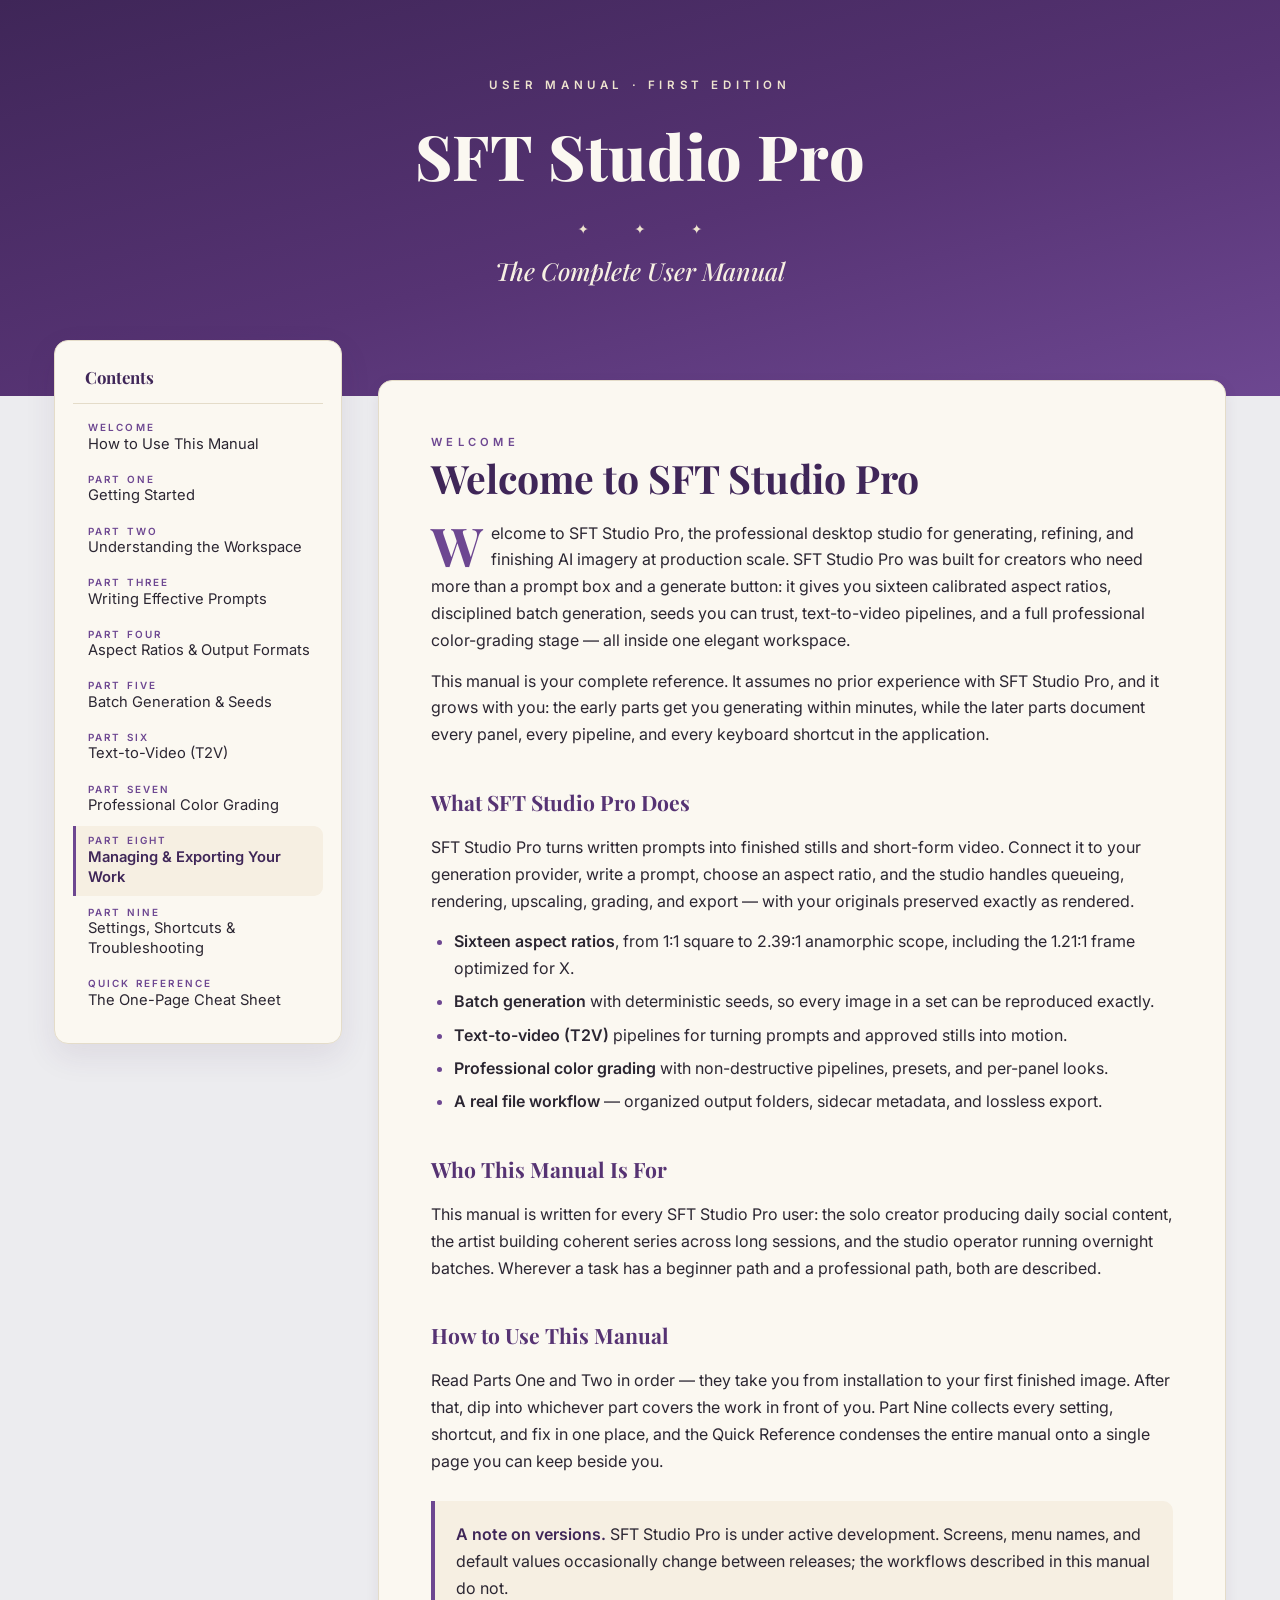
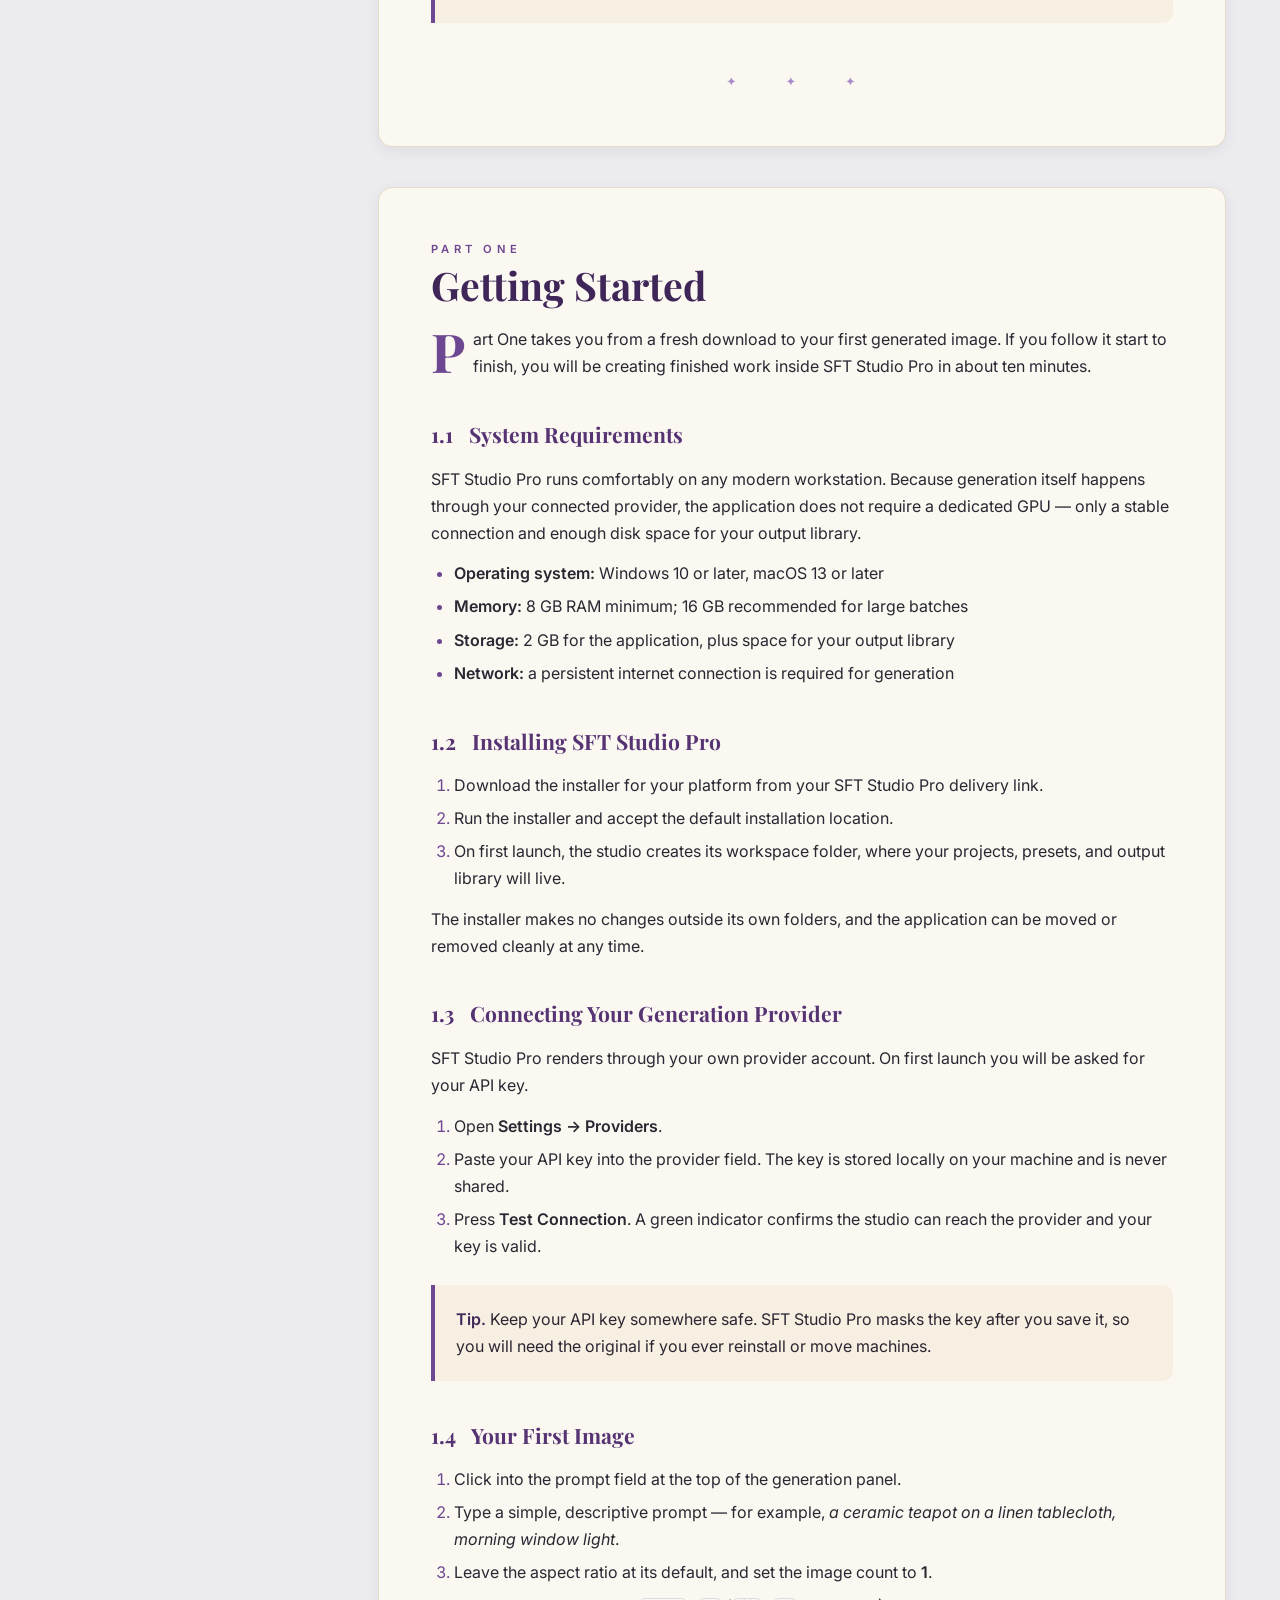
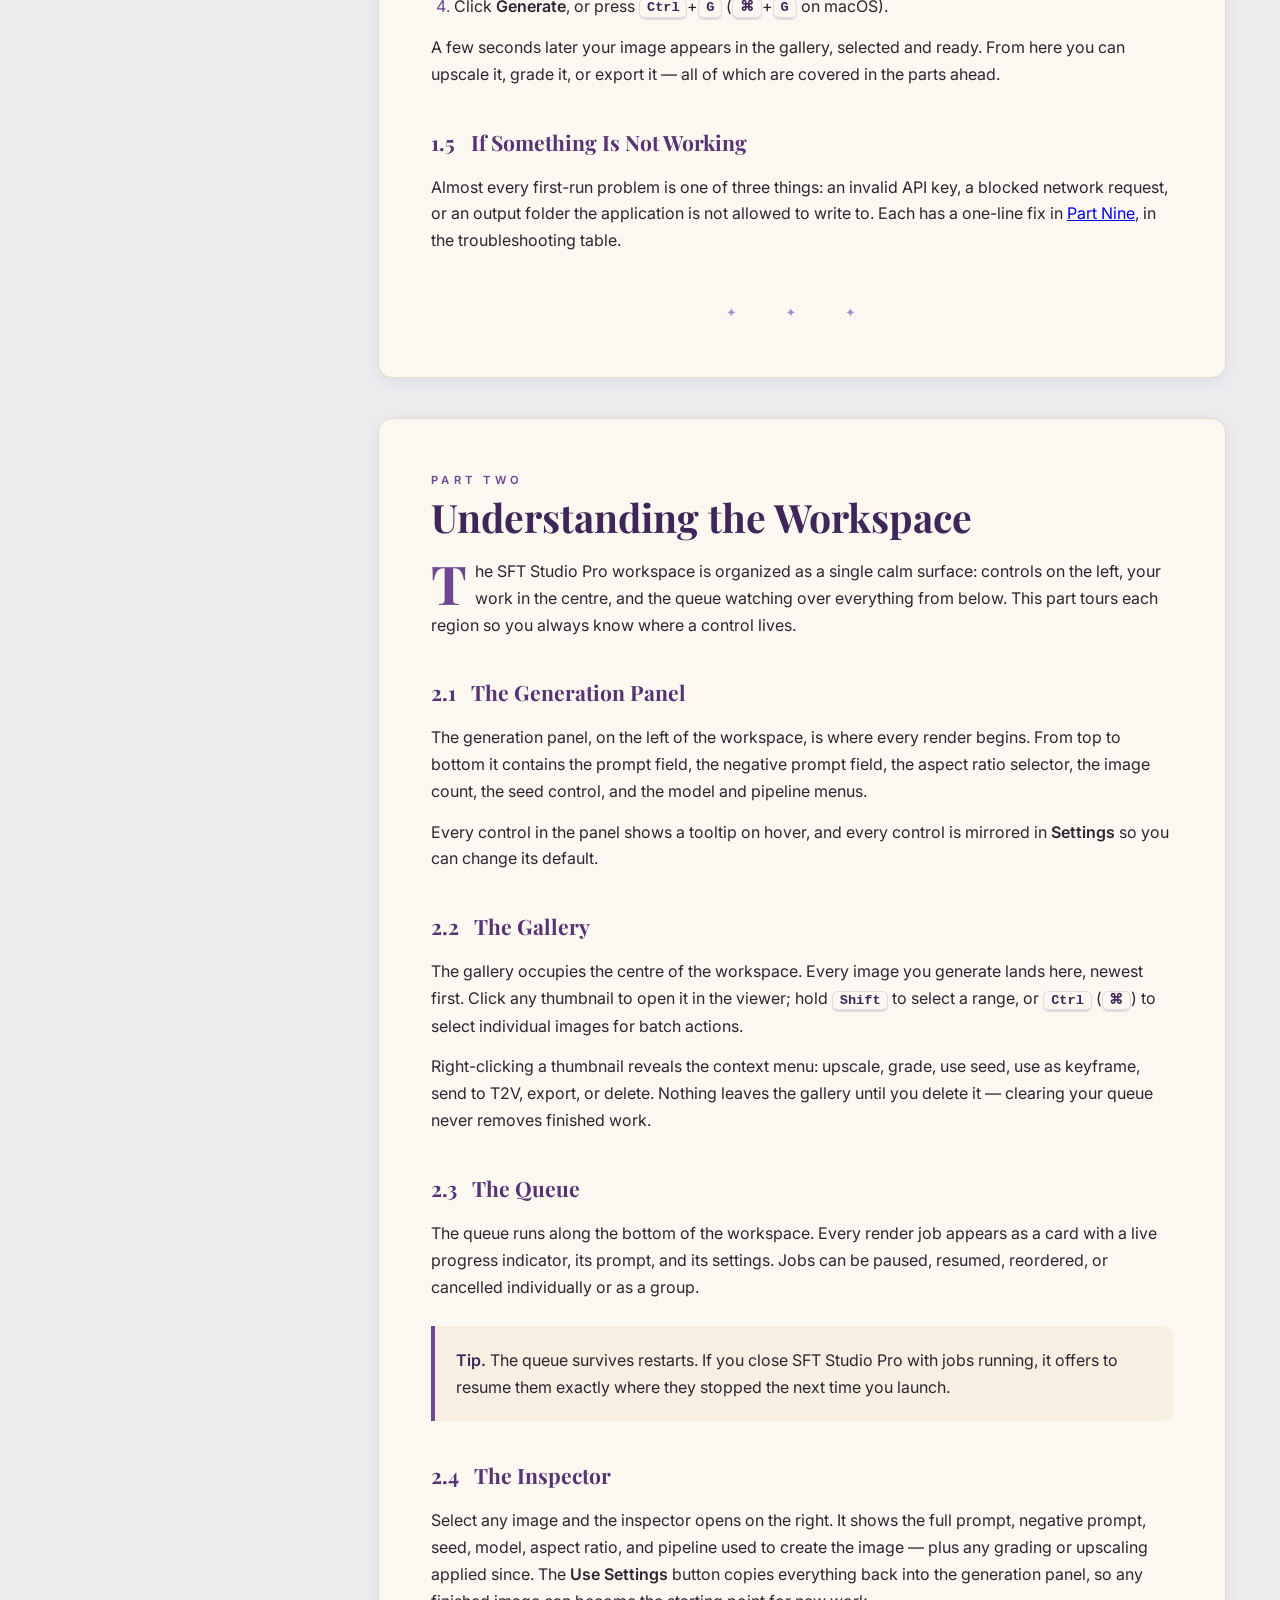
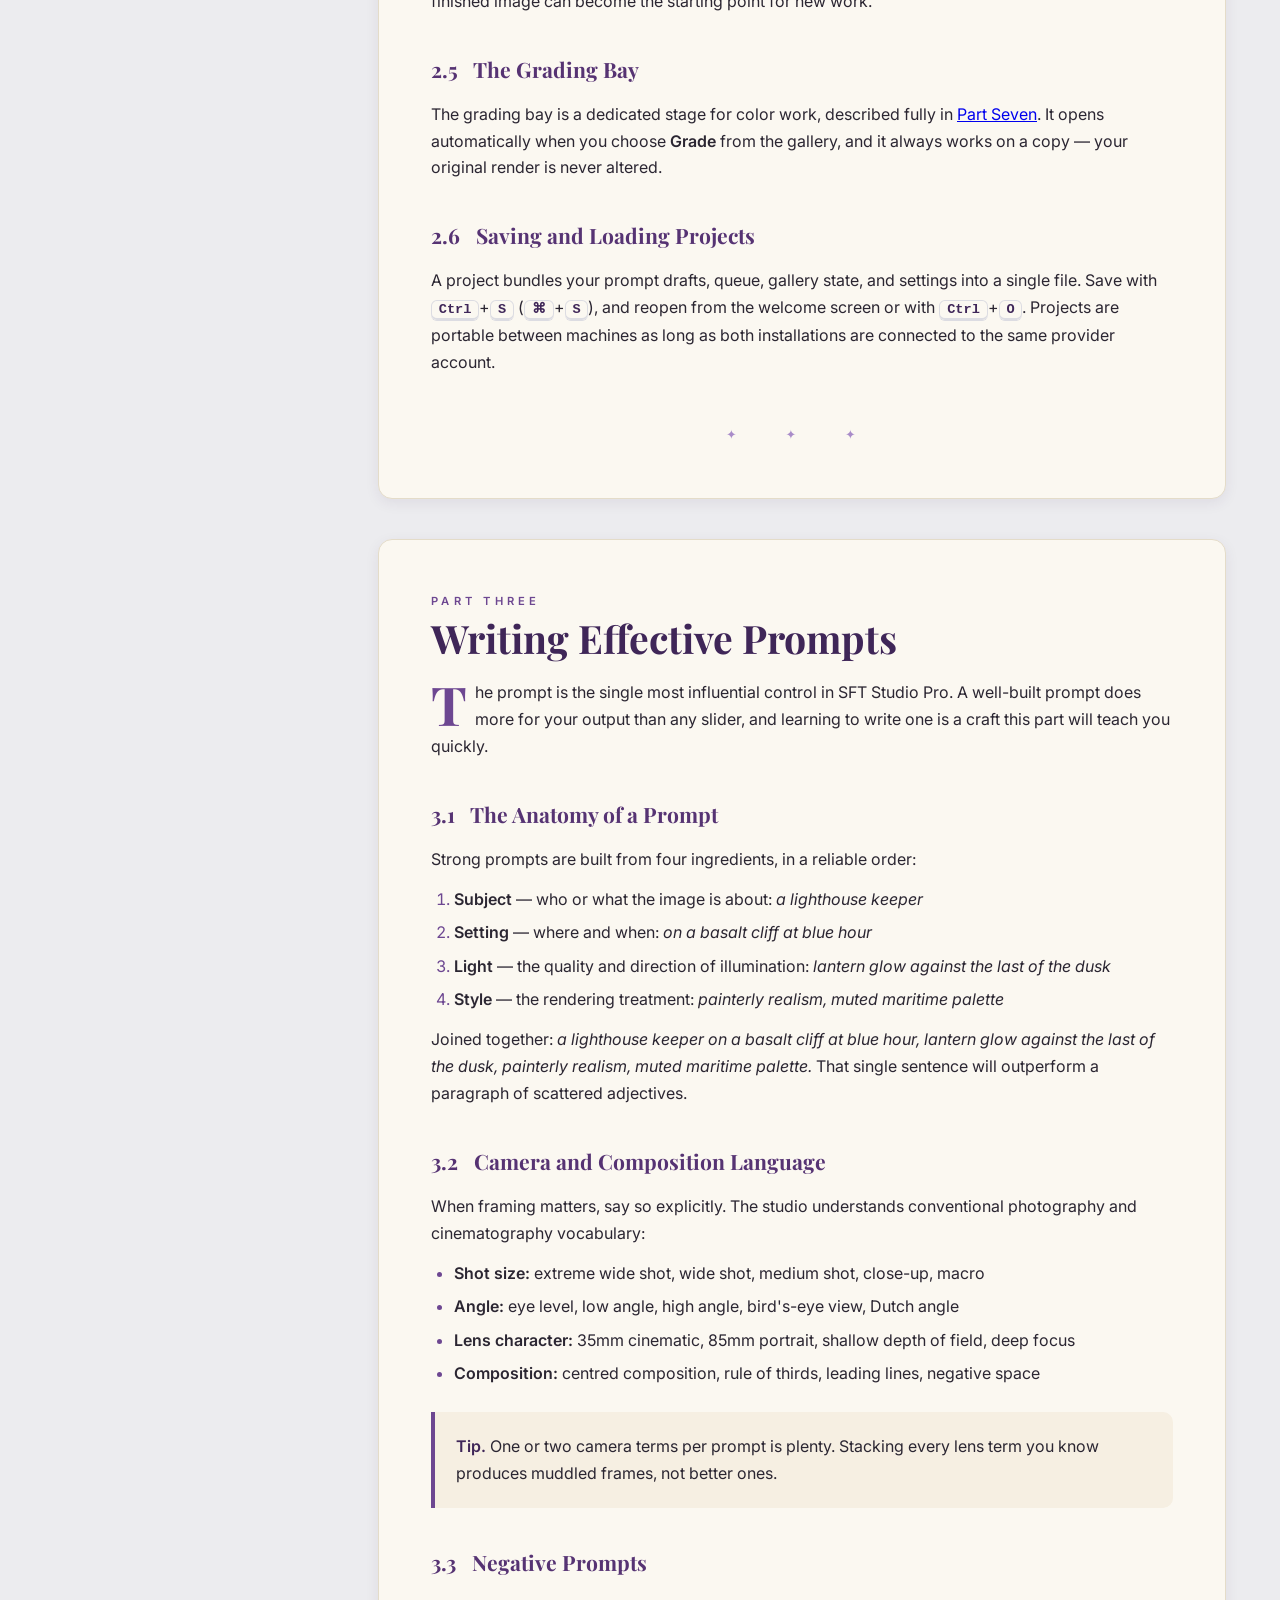
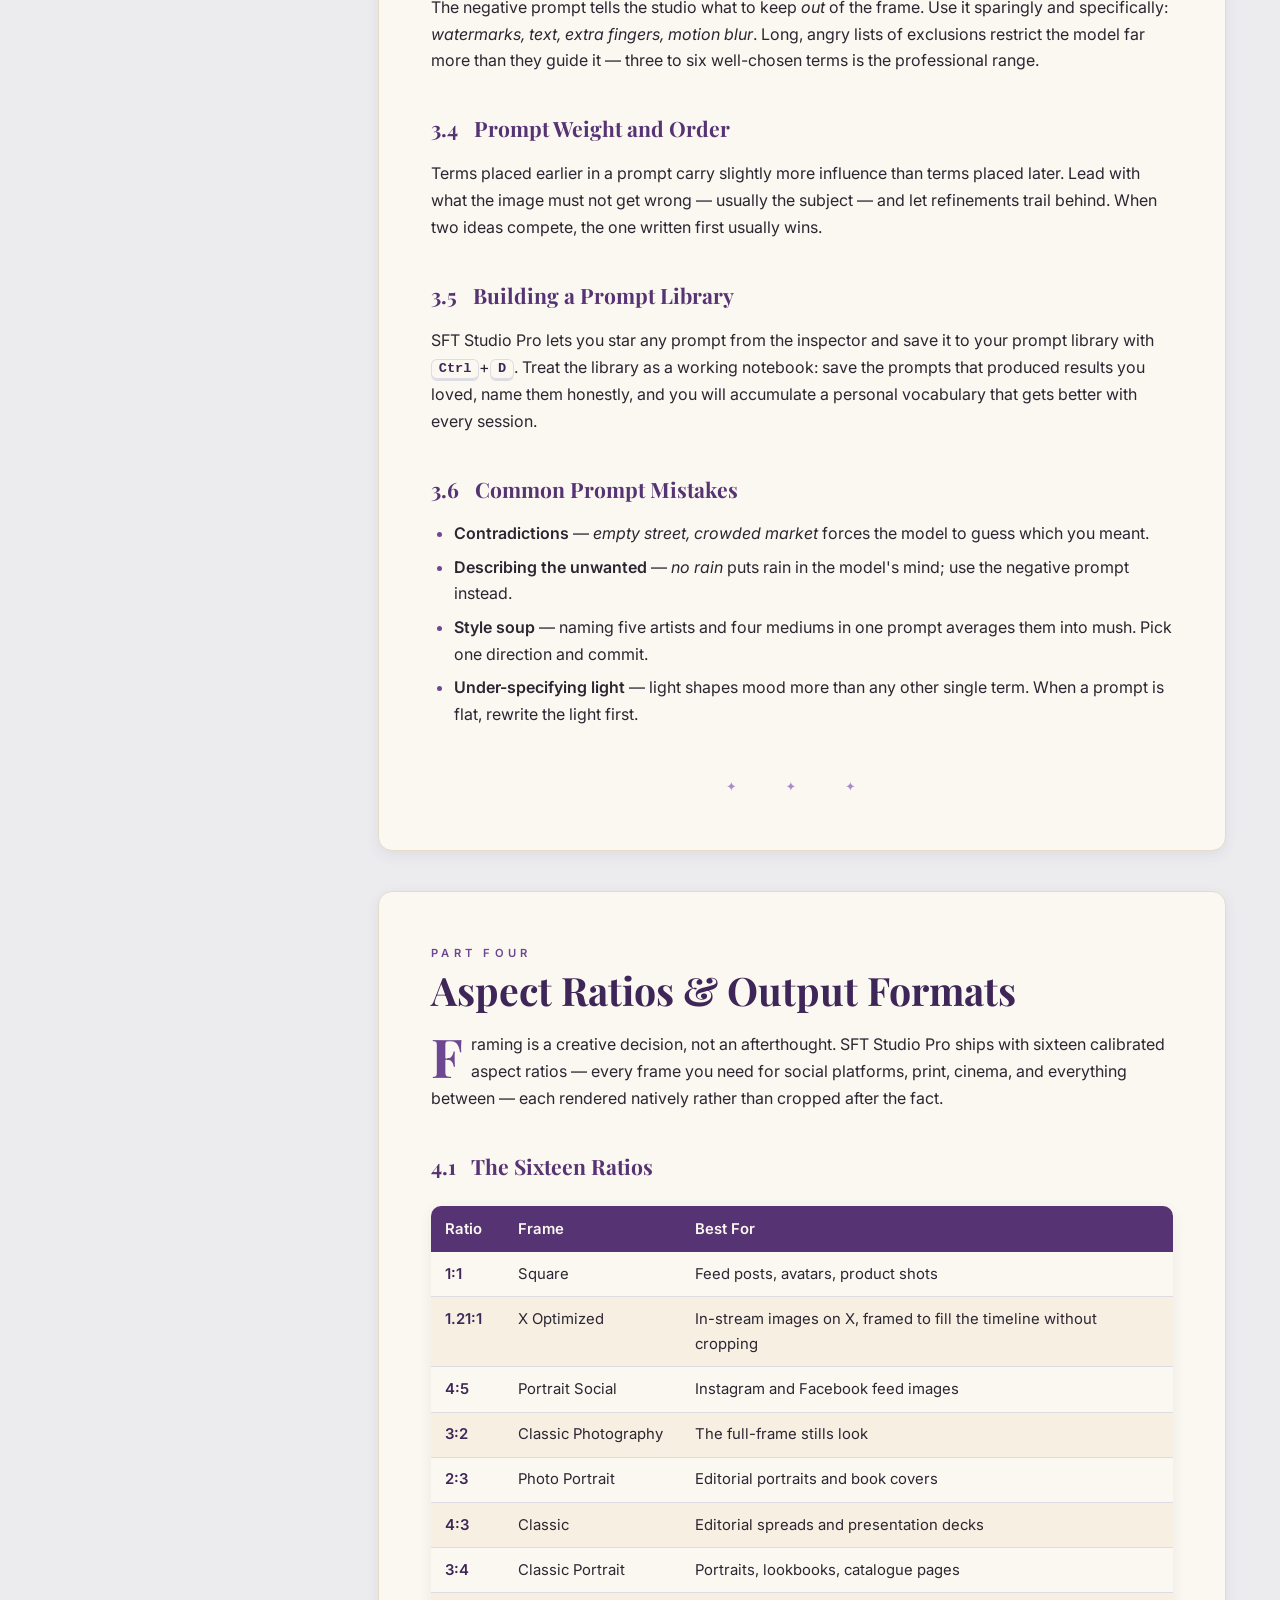
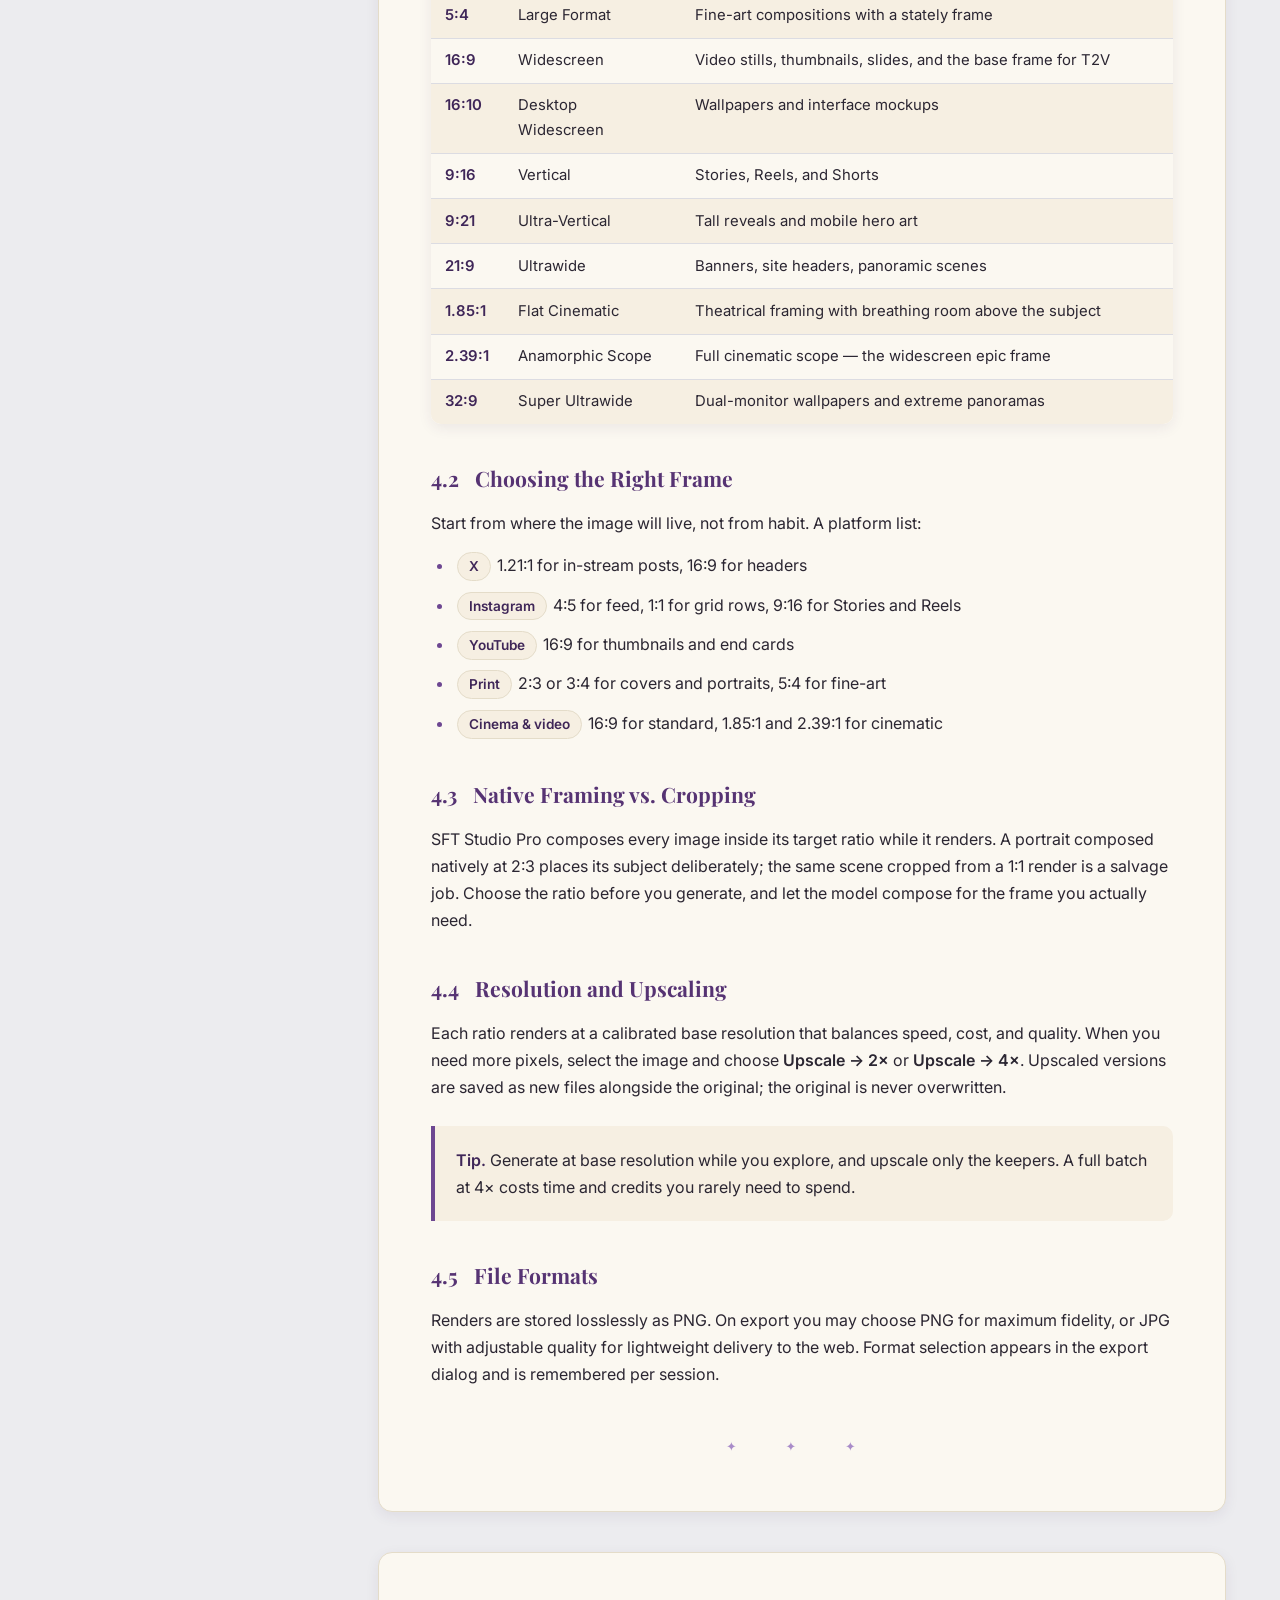
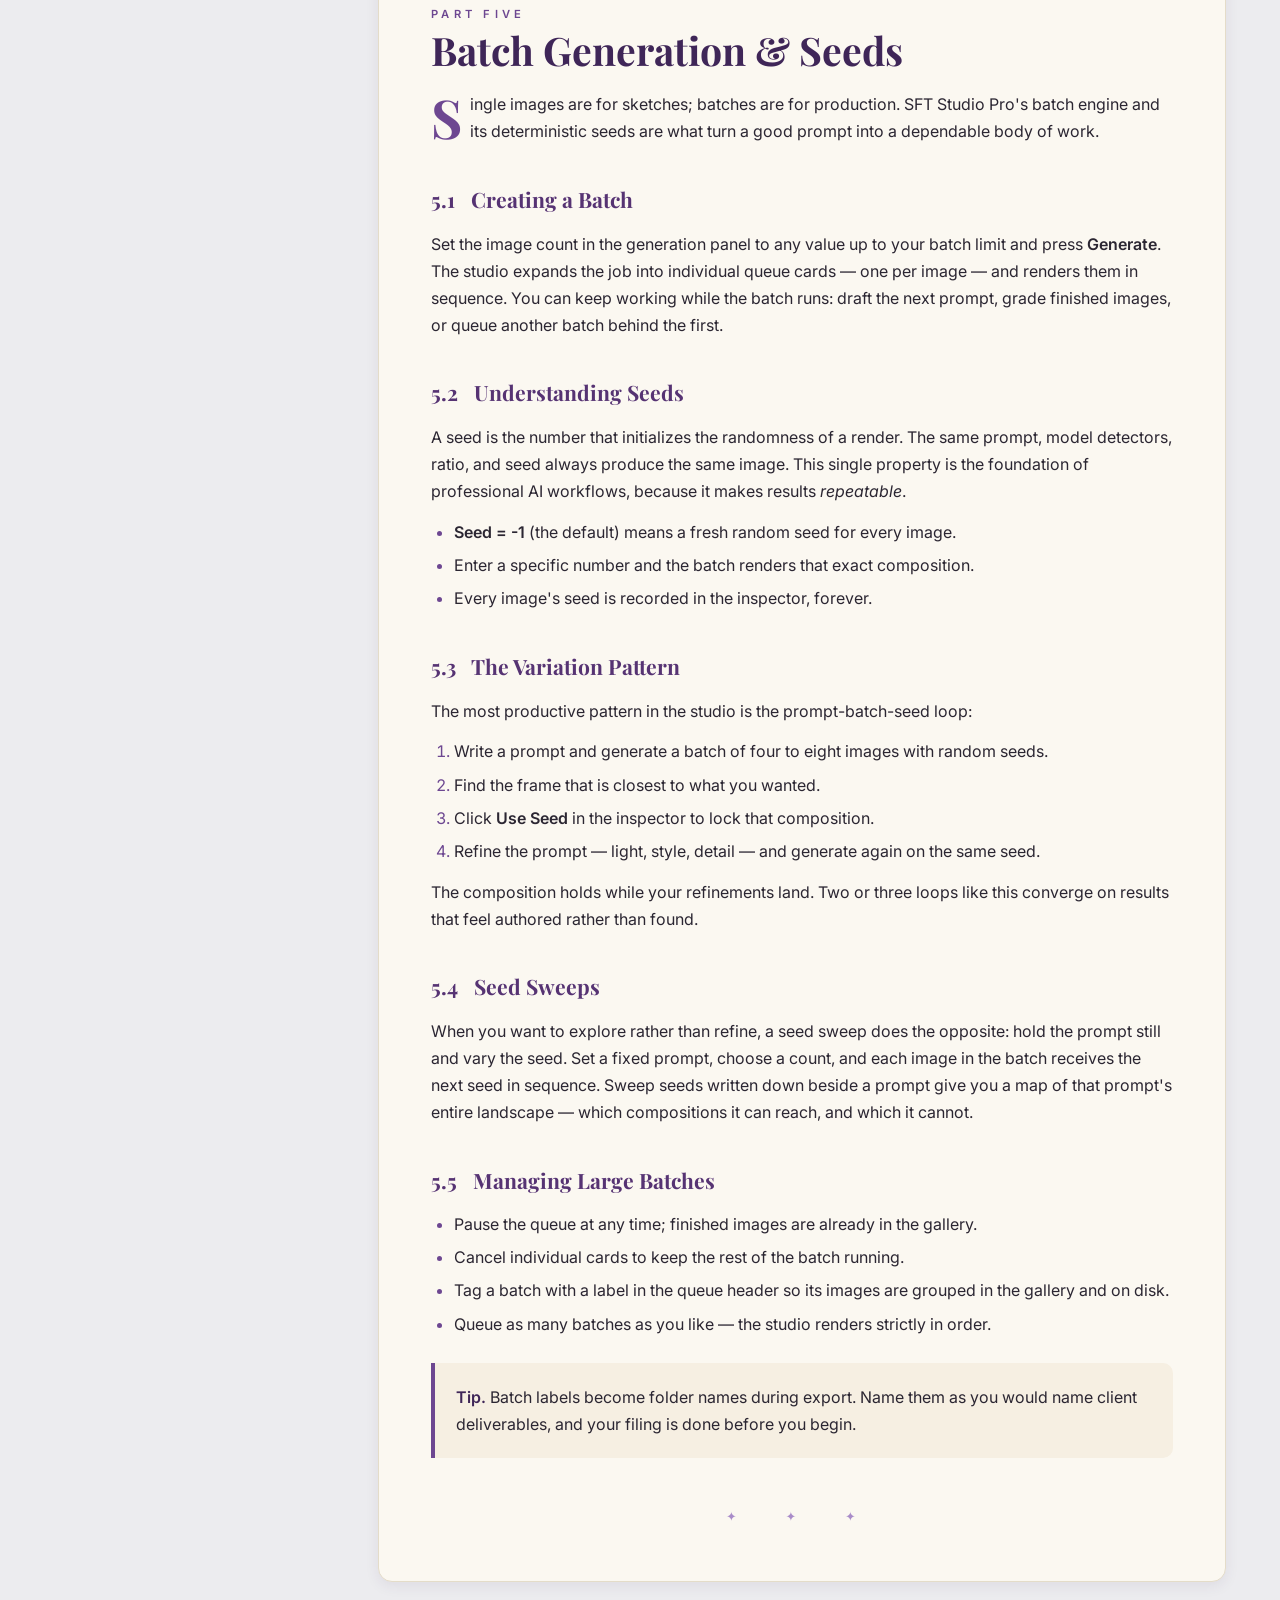
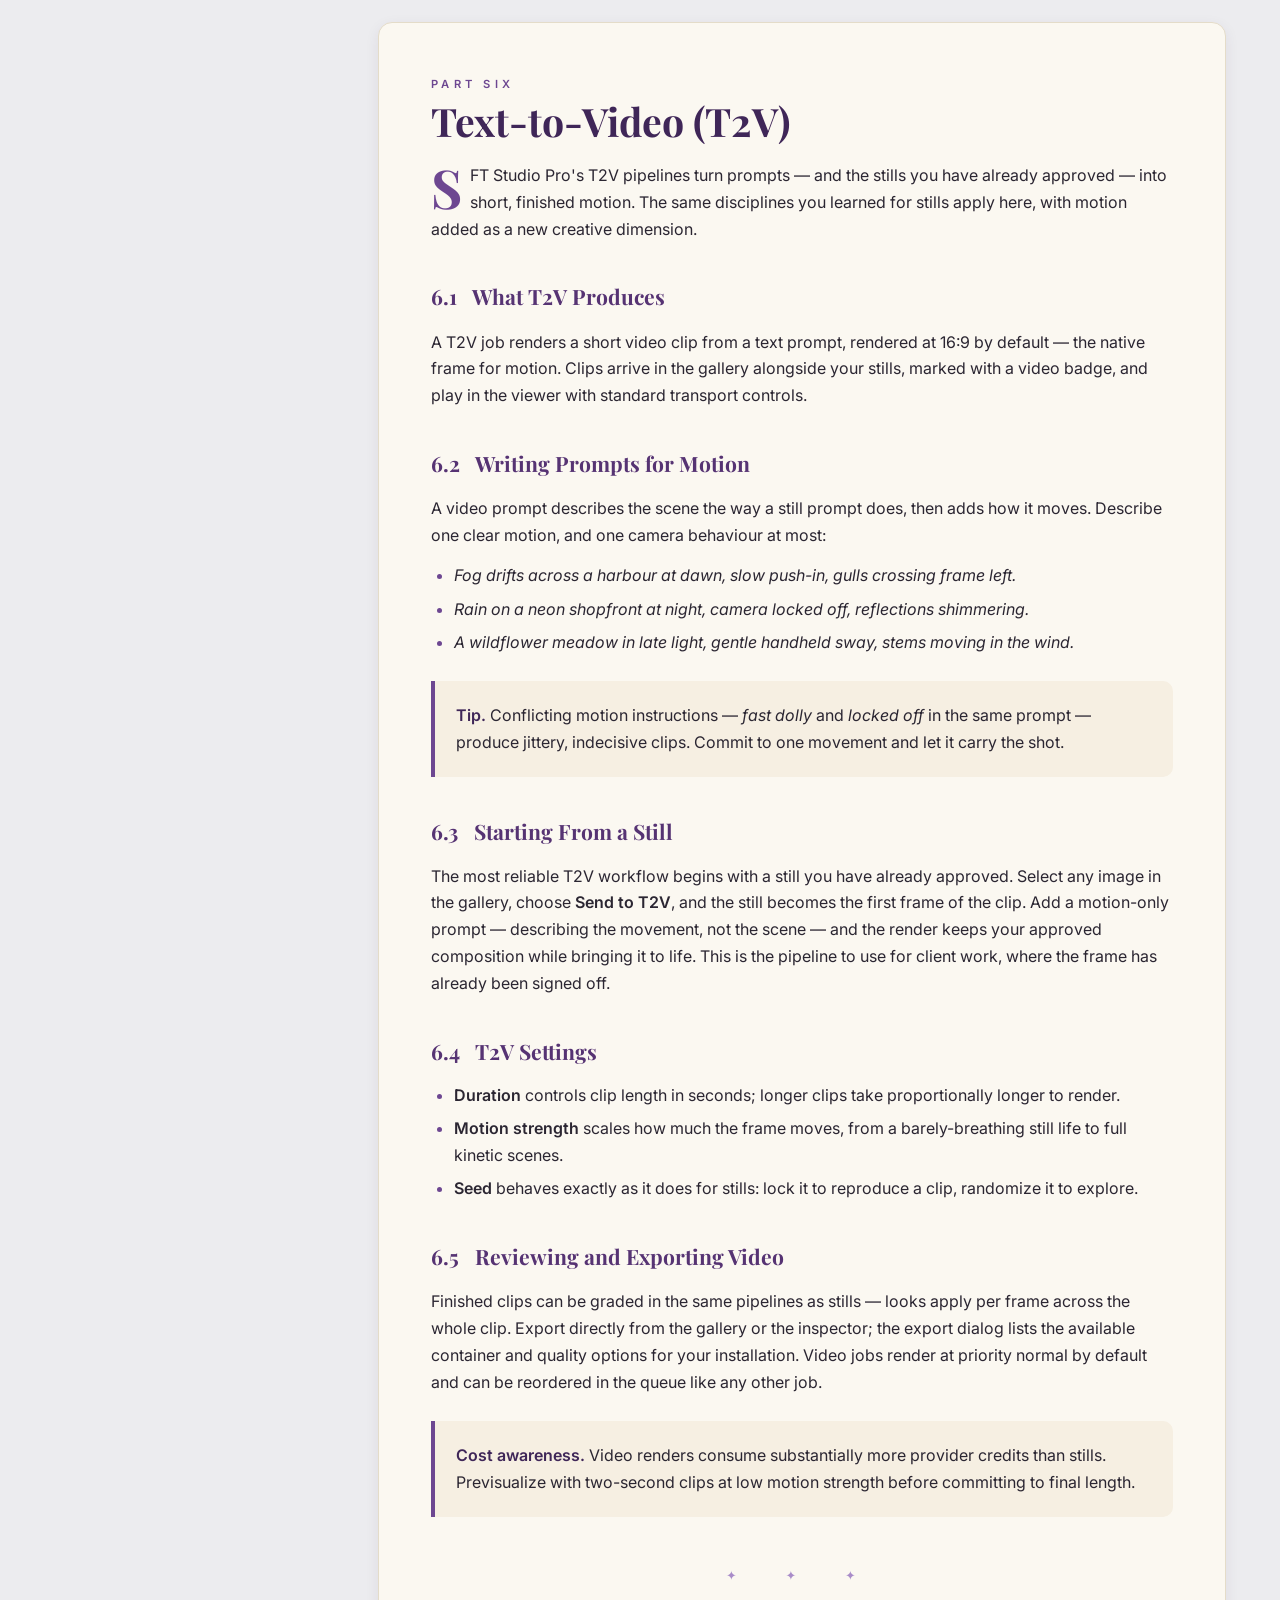
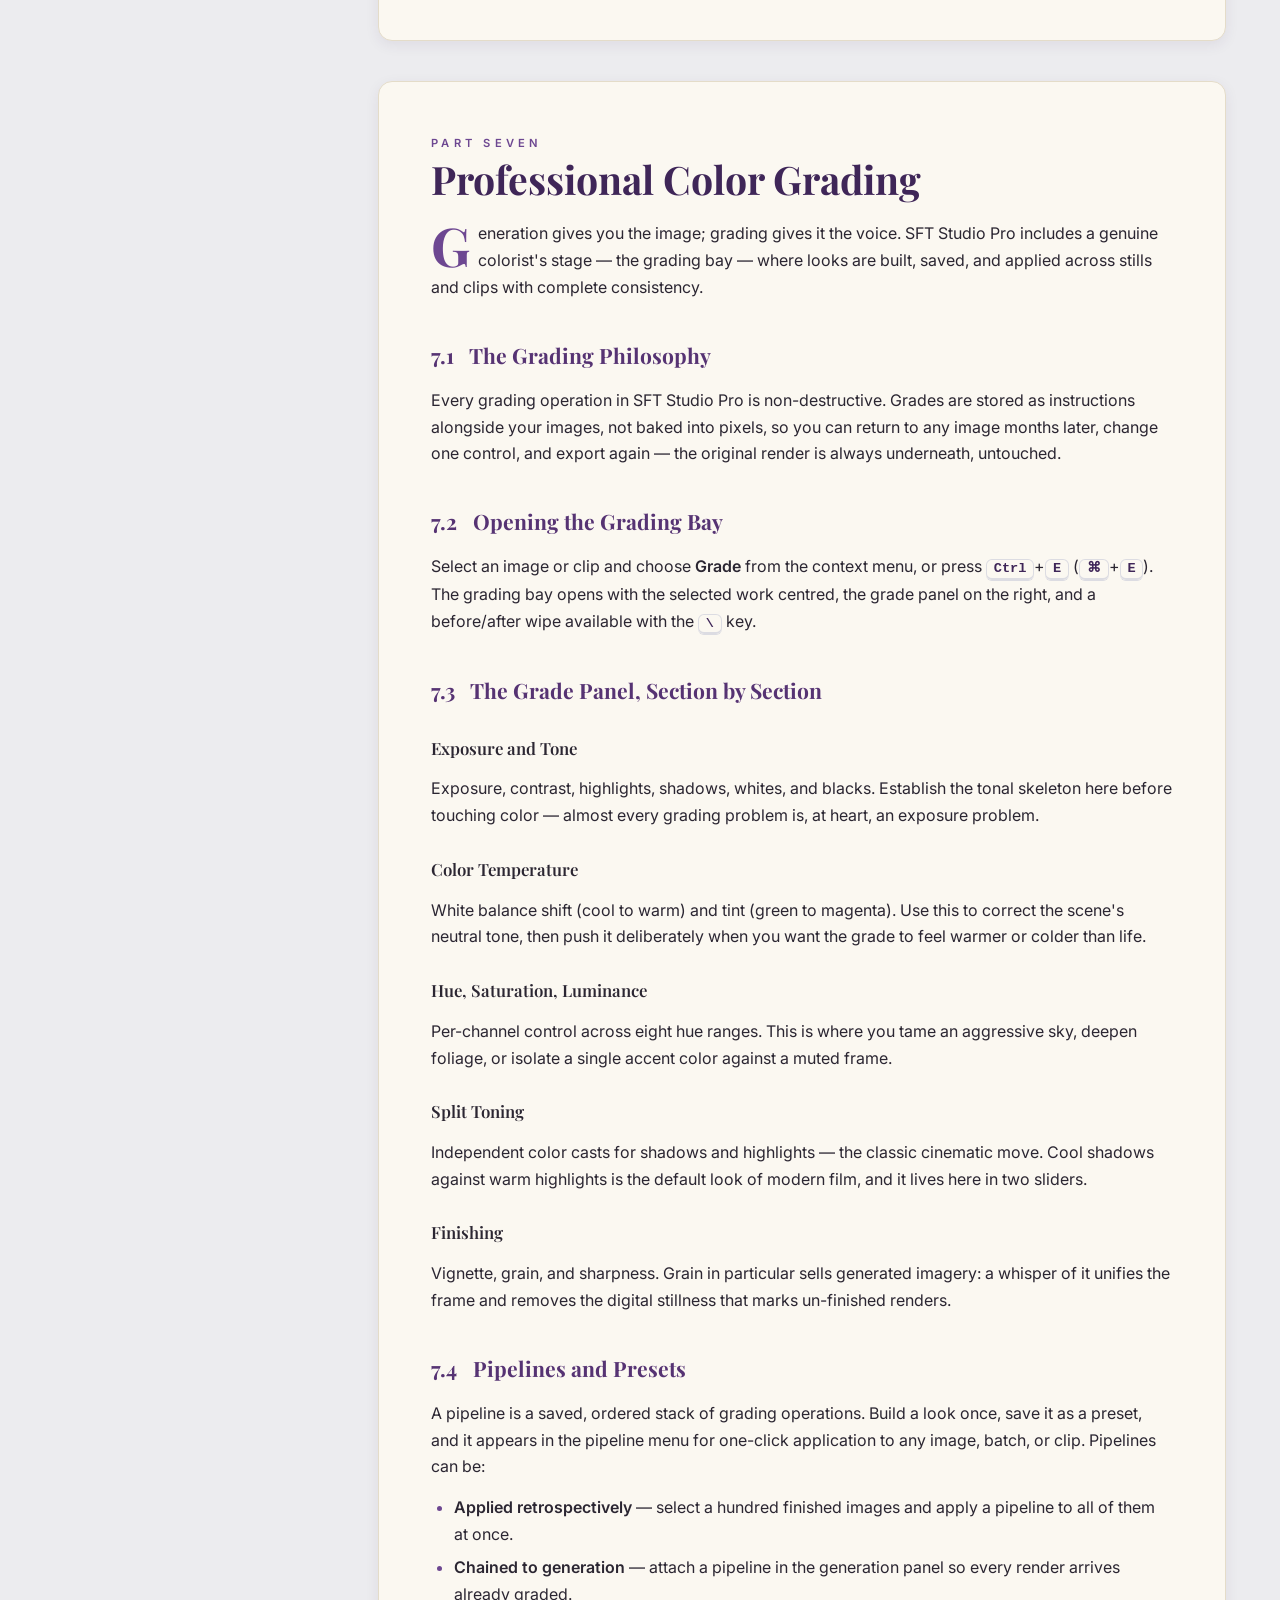
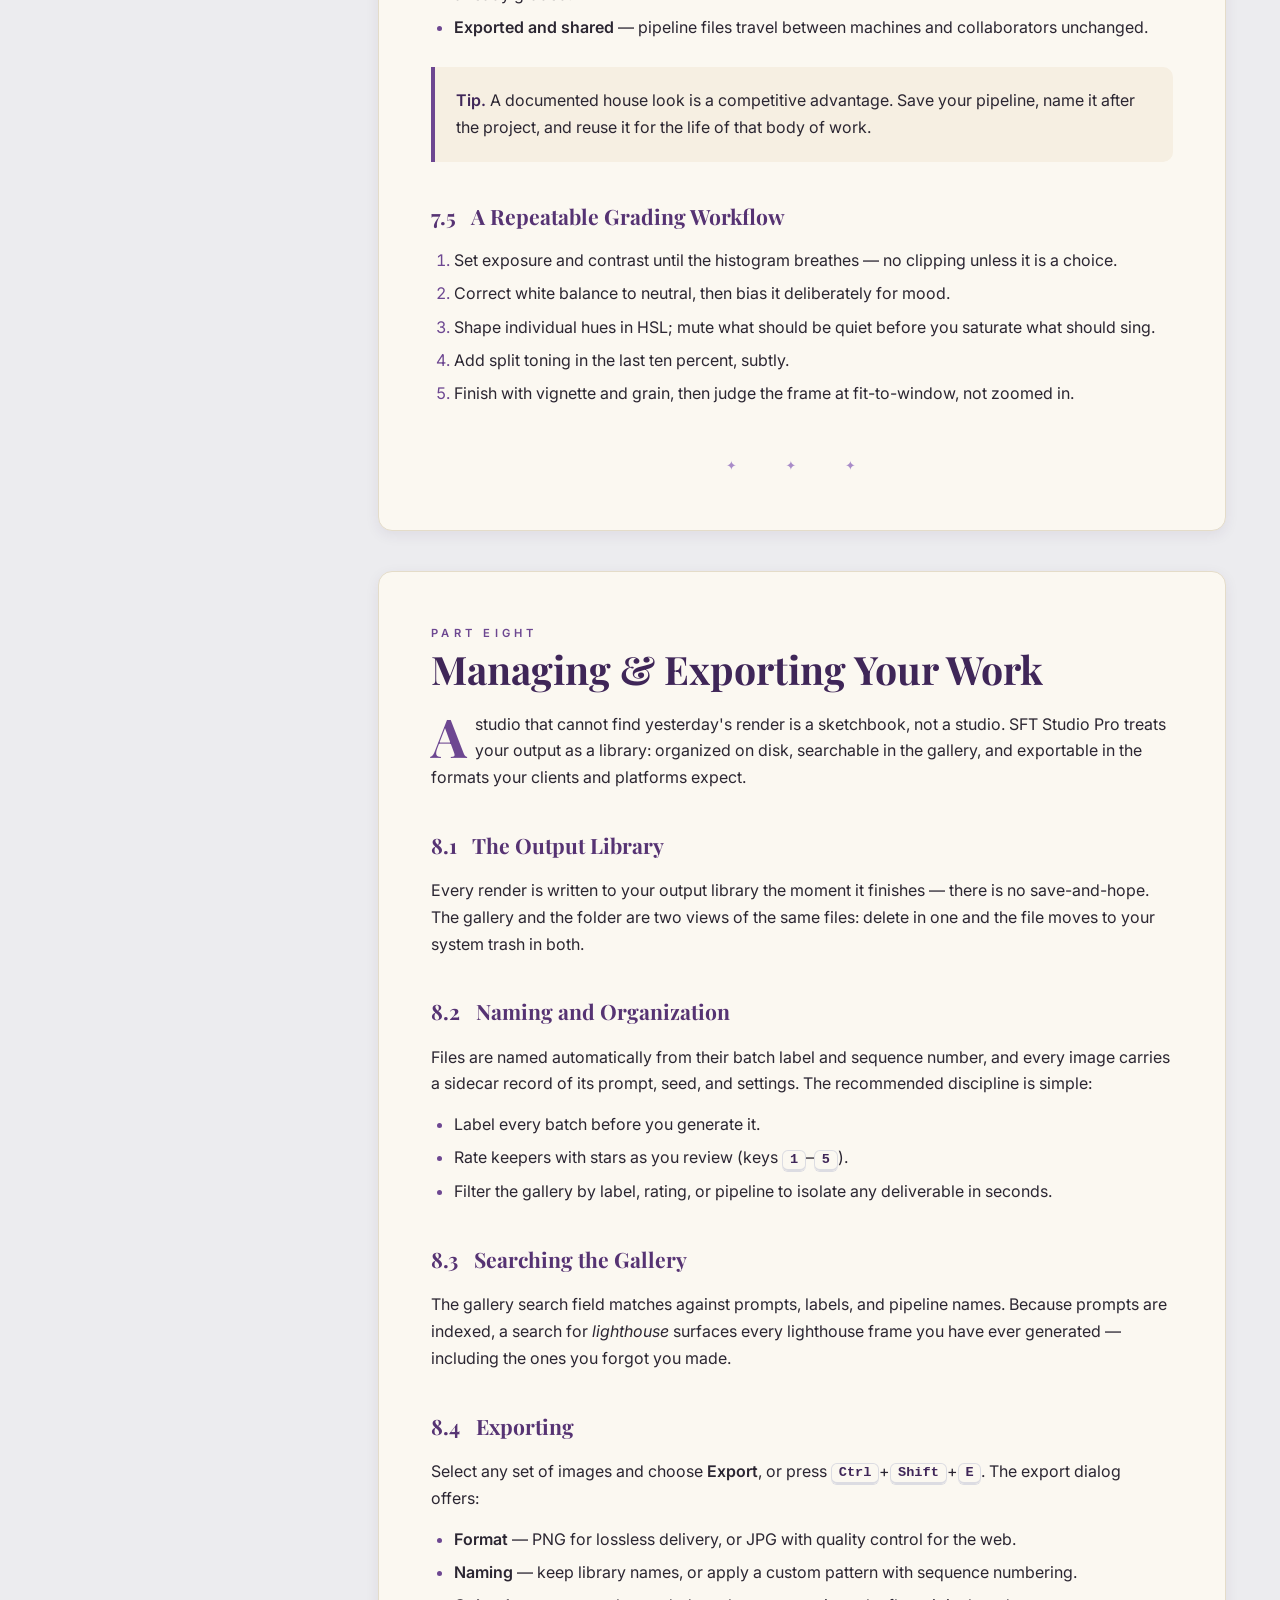
<file: index.html>
<!DOCTYPE html>
<html lang="en">
<head>
<meta charset="UTF-8">
<meta name="viewport" content="width=device-width, initial-scale=1.0">
<title>SFT Studio Pro — The Complete User Manual</title>
<meta name="description" content="SFT Studio Pro — The Complete User Manual. Welcome, Parts One through Nine, and Quick Reference in one elegant page.">
<link rel="preconnect" href="https://fonts.googleapis.com">
<link rel="preconnect" href="https://fonts.gstatic.com" crossorigin>
<link href="https://fonts.googleapis.com/css2?family=Playfair+Display:ital,wght@0,400;0,500;0,600;0,700;0,800;1,400;1,500&family=Inter:wght@400;500;600&display=swap" rel="stylesheet">
<link rel="stylesheet" href="css/style.css">
</head>
<body>

<header class="hero">
  <p class="edition">User Manual &middot; First Edition</p>
  <h1>SFT&nbsp;Studio&nbsp;Pro</h1>
  <p class="ornament">✦&ensp;✦&ensp;✦</p>
  <p class="subtitle">The Complete User Manual</p>
</header>

<div class="layout">

  <aside class="sidebar" id="sidebar">
    <nav class="toc" aria-label="Table of contents">
      <p class="toc-title">Contents</p>
      <ol>
        <li><a href="#welcome"><span class="toc-kicker">Welcome</span>How to Use This Manual</a></li>
        <li><a href="#part-1"><span class="toc-kicker">Part One</span>Getting Started</a></li>
        <li><a href="#part-2"><span class="toc-kicker">Part Two</span>Understanding the Workspace</a></li>
        <li><a href="#part-3"><span class="toc-kicker">Part Three</span>Writing Effective Prompts</a></li>
        <li><a href="#part-4"><span class="toc-kicker">Part Four</span>Aspect Ratios &amp; Output Formats</a></li>
        <li><a href="#part-5"><span class="toc-kicker">Part Five</span>Batch Generation &amp; Seeds</a></li>
        <li><a href="#part-6"><span class="toc-kicker">Part Six</span>Text-to-Video (T2V)</a></li>
        <li><a href="#part-7"><span class="toc-kicker">Part Seven</span>Professional Color Grading</a></li>
        <li><a href="#part-8"><span class="toc-kicker">Part Eight</span>Managing &amp; Exporting Your Work</a></li>
        <li><a href="#part-9"><span class="toc-kicker">Part Nine</span>Settings, Shortcuts &amp; Troubleshooting</a></li>
        <li><a href="#quick-reference"><span class="toc-kicker">Quick Reference</span>The One-Page Cheat Sheet</a></li>
      </ol>
    </nav>
  </aside>

  <div class="scrim" id="scrim" aria-hidden="true"></div>

  <main class="manual" id="manual">
    <noscript>
      <section class="part">
        <h2>JavaScript required</h2>
        <p>This page assembles the manual from small section files. Please enable JavaScript, or open the files in the <code>sections/</code> folder directly.</p>
      </section>
    </noscript>
    <div class="loading" id="loading">Opening the manual&hellip;</div>
  </main>

</div>

<footer class="footer">
  <p class="ornament">✦</p>
  <p>SFT Studio Pro &mdash; The Complete User Manual</p>
  <p class="fine">Published by The Kloaked Signal &middot; All rights reserved</p>
</footer>

<button class="nav-toggle" id="navToggle" aria-expanded="false" aria-controls="sidebar">☰&ensp;Contents</button>
<button id="toTop" title="Back to top" aria-label="Back to top">↑</button>

<script src="js/main.js"></script>
</body>
</html>
</file>
<file: css/style.css>
/* ============================================================
   SFT Studio Pro — The Complete User Manual
   Palette: light grey · cream · purple
   Type: Playfair Display (display) · Inter (interface)
   ============================================================ */

:root {
  --grey-50:  #f4f4f6;
  --grey-100: #ececef;
  --grey-200: #dcdce2;
  --cream-50: #fbf8f1;
  --cream-100: #f6efe2;
  --cream-200: #eee4cf;
  --purple-300: #a98cc9;
  --purple-500: #6d4791;
  --purple-600: #563373;
  --purple-700: #3f2658;
  --ink:        #2b2632;
  --muted:      #6e6879;
  --line:       #e4dcc9;
  --radius: 14px;
  --shadow: 0 12px 32px rgba(63, 38, 88, .09);
  --shadow-sm: 0 4px 14px rgba(63, 38, 88, .08);
}

* { box-sizing: border-box; }

html { scroll-behavior: smooth; }

body {
  margin: 0;
  background: var(--grey-100);
  color: var(--ink);
  font-family: "Inter", "Segoe UI", system-ui, sans-serif;
  font-size: 1rem;
  line-height: 1.68;
  -webkit-font-smoothing: antialiased;
}

h1, h2, h3, h4, .toc-title {
  font-family: "Playfair Display", Georgia, "Times New Roman", serif;
}

/* ---------- Hero ---------- */

.hero {
  background: linear-gradient(165deg, var(--purple-700) 0%, var(--purple-600) 55%, var(--purple-500) 100%);
  color: var(--cream-50);
  text-align: center;
  padding: 4.75rem 1.5rem 6.5rem;
}

.hero .edition {
  margin: 0;
  font-family: "Inter", sans-serif;
  font-size: .72rem;
  font-weight: 600;
  letter-spacing: .4em;
  text-transform: uppercase;
  color: var(--cream-200);
}

.hero h1 {
  margin: .5rem 0 .25rem;
  font-size: clamp(2.4rem, 5.5vw, 3.9rem);
  font-weight: 800;
  letter-spacing: .01em;
}

.hero .subtitle {
  margin: 0;
  font-family: "Playfair Display", serif;
  font-style: italic;
  font-weight: 500;
  font-size: clamp(1.15rem, 2.6vw, 1.55rem);
  color: var(--cream-100);
}

.ornament {
  margin: .6rem 0;
  letter-spacing: 1.2rem;
  text-indent: 1.2rem; /* keeps letter-spaced glyphs visually centered */
  color: var(--purple-300);
  font-size: .85rem;
}

.hero .ornament { color: var(--cream-200); }

/* ---------- Layout ---------- */

.layout {
  max-width: 1220px;
  margin: -3.5rem auto 0;
  display: grid;
  grid-template-columns: 288px minmax(0, 1fr);
  gap: 2.25rem;
  padding: 0 1.5rem 4rem;
  position: relative;
  z-index: 2;
}

/* ---------- Sidebar / TOC ---------- */

.sidebar {
  position: sticky;
  top: 1.25rem;
  align-self: start;
  background: var(--cream-50);
  border: 1px solid var(--line);
  border-radius: var(--radius);
  box-shadow: var(--shadow);
  padding: 1.4rem 1.1rem;
}

.toc-title {
  margin: 0 0 .6rem;
  padding: 0 .75rem;
  font-size: 1.05rem;
  font-weight: 700;
  color: var(--purple-700);
  border-bottom: 1px solid var(--line);
  padding-bottom: .7rem;
}

.toc ol { list-style: none; margin: 0; padding: 0; counter-reset: toc; }

.toc a {
  display: block;
  padding: .5rem .75rem .55rem;
  margin: .1rem 0;
  color: var(--ink);
  text-decoration: none;
  font-size: .92rem;
  line-height: 1.35;
  border-left: 3px solid transparent;
  border-radius: 0 9px 9px 0;
  transition: background .15s ease, border-color .15s ease;
}

.toc a:hover { background: var(--cream-100); }

.toc a.active {
  background: var(--cream-100);
  border-left-color: var(--purple-500);
  color: var(--purple-700);
  font-weight: 600;
}

.toc-kicker {
  display: block;
  font-family: "Inter", sans-serif;
  font-size: .62rem;
  font-weight: 600;
  letter-spacing: .22em;
  text-transform: uppercase;
  color: var(--purple-500);
}

/* ---------- Manual sections ---------- */

.manual { min-width: 0; }

.part {
  background: var(--cream-50);
  border: 1px solid var(--line);
  border-radius: var(--radius);
  box-shadow: var(--shadow-sm);
  padding: clamp(1.75rem, 4.5vw, 3.25rem);
  margin: 2.5rem 0;
  scroll-margin-top: 1.25rem;
}

.part .kicker {
  margin: 0 0 .3rem;
  font-size: .7rem;
  font-weight: 600;
  letter-spacing: .38em;
  text-transform: uppercase;
  color: var(--purple-500);
}

.part h2 {
  margin: 0 0 1.15rem;
  font-size: clamp(1.75rem, 3.6vw, 2.45rem);
  font-weight: 700;
  line-height: 1.14;
  color: var(--purple-700);
}

.part h3 {
  margin: 2.3rem 0 .55rem;
  font-size: 1.32rem;
  font-weight: 700;
  color: var(--purple-600);
}

.part h4 {
  margin: 1.6rem 0 .4rem;
  font-size: 1.05rem;
  font-weight: 600;
  color: var(--ink);
}

.part p { margin: .85rem 0; }

.part-intro > p:first-of-type::first-letter {
  font-family: "Playfair Display", serif;
  font-weight: 700;
  font-size: 3.35em;
  float: left;
  line-height: .82;
  padding: .06em .14em 0 0;
  color: var(--purple-500);
}

.part ul, .part ol { padding-left: 1.45rem; margin: .8rem 0; }
.part li { margin: .4rem 0; }
.part li::marker { color: var(--purple-500); }

strong { font-weight: 600; }

/* ---------- Notes & callouts ---------- */

.note {
  background: var(--cream-100);
  border-left: 4px solid var(--purple-500);
  border-radius: 0 10px 10px 0;
  padding: 1rem 1.3rem;
  margin: 1.6rem 0;
}

.note p { margin: .3rem 0; }
.note strong { color: var(--purple-700); }

/* ---------- Tables ---------- */

.table-wrap { overflow-x: auto; margin: 1.4rem 0; border-radius: 10px; box-shadow: var(--shadow-sm); }

table {
  width: 100%;
  border-collapse: collapse;
  font-size: .93rem;
  background: var(--cream-50);
}

th {
  background: var(--purple-600);
  color: var(--cream-50);
  text-align: left;
  font-weight: 600;
  padding: .65rem .9rem;
  white-space: nowrap;
}

td {
  padding: .6rem .9rem;
  border-bottom: 1px solid var(--grey-200);
  vertical-align: top;
}

tbody tr:nth-child(even) td { background: var(--cream-100); }
tbody tr:last-child td { border-bottom: none; }
td:first-child { font-weight: 600; color: var(--purple-700); white-space: nowrap; }

/* ---------- Code, keys, chips ---------- */

code, kbd {
  font-family: ui-monospace, "SF Mono", "Cascadia Mono", Menlo, Consolas, monospace;
  font-size: .85em;
}

code {
  background: var(--grey-100);
  border: 1px solid var(--grey-200);
  border-radius: 6px;
  padding: .08em .4em;
}

kbd {
  background: var(--cream-50);
  border: 1px solid var(--grey-200);
  border-bottom-width: 2px;
  border-radius: 6px;
  padding: .1em .5em;
  box-shadow: 0 1px 0 var(--grey-200);
  color: var(--purple-700);
  font-weight: 600;
}

.chip {
  display: inline-block;
  background: var(--cream-100);
  border: 1px solid var(--line);
  border-radius: 999px;
  padding: .15em .8em;
  margin: .15em .2em;
  font-size: .85rem;
  font-weight: 600;
  color: var(--purple-700);
  white-space: nowrap;
}

/* ---------- Ornamental divider ---------- */

hr.ornament-rule {
  border: none;
  margin: 2.75rem 0 0;
  text-align: center;
  color: var(--purple-300);
}

hr.ornament-rule::after {
  content: "✦ ✦ ✦";
  letter-spacing: 1.4rem;
  font-size: .8rem;
}

/* ---------- Loading / error ---------- */

.loading, .load-error {
  background: var(--cream-50);
  border: 1px solid var(--line);
  border-radius: var(--radius);
  padding: 2.5rem;
  margin: 2.5rem 0;
  text-align: center;
  color: var(--muted);
  font-style: italic;
  font-family: "Playfair Display", serif;
  font-size: 1.1rem;
}

.load-error { font-style: normal; font-size: 1rem; text-align: left; color: var(--ink); }
.load-error code { display: inline-block; }

/* ---------- Footer / buttons ---------- */

.footer { text-align: center; padding: 2rem 1rem 4.5rem; color: var(--muted); }
.footer .fine { font-size: .8rem; }

#toTop {
  position: fixed;
  right: 1.25rem;
  bottom: 1.25rem;
  width: 46px;
  height: 46px;
  border: none;
  border-radius: 50%;
  background: var(--purple-600);
  color: var(--cream-50);
  font-size: 1.15rem;
  cursor: pointer;
  opacity: 0;
  pointer-events: none;
  transform: translateY(6px);
  transition: opacity .25s ease, transform .25s ease, background .15s ease;
  box-shadow: var(--shadow);
  z-index: 30;
}

#toTop.show { opacity: 1; pointer-events: auto; transform: none; }
#toTop:hover { background: var(--purple-500); }

.nav-toggle { display: none; }

.scrim {
  position: fixed;
  inset: 0;
  background: rgba(43, 38, 50, .45);
  opacity: 0;
  pointer-events: none;
  transition: opacity .25s ease;
  z-index: 39;
}

/* ---------- Responsive ---------- */

@media (max-width: 960px) {
  .layout { grid-template-columns: 1fr; padding: 0 1rem 3rem; margin-top: -4rem; }
  .hero { padding: 3.5rem 1rem 5.75rem; }

  .sidebar {
    position: fixed;
    top: 0;
    left: 0;
    bottom: 0;
    width: min(330px, 86vw);
    border-radius: 0;
    overflow-y: auto;
    transform: translateX(-106%);
    transition: transform .3s ease;
    z-index: 40;
    padding-top: 4.5rem;
  }

  body.nav-open .sidebar { transform: none; }
  body.nav-open .scrim { opacity: 1; pointer-events: auto; }

  .nav-toggle {
    display: inline-flex;
    align-items: center;
    position: fixed;
    left: 1.25rem;
    bottom: 1.25rem;
    z-index: 50;
    background: var(--purple-600);
    color: var(--cream-50);
    border: none;
    border-radius: 999px;
    padding: .75rem 1.3rem;
    font-family: "Inter", sans-serif;
    font-weight: 600;
    font-size: .9rem;
    cursor: pointer;
    box-shadow: var(--shadow);
  }

  .nav-toggle:hover { background: var(--purple-500); }
  #toTop { bottom: 6rem; }
  .part { scroll-margin-top: .75rem; }
}

/* ---------- Print ---------- */

@media print {
  body { background: #fff; }
  .hero { background: none; color: #000; padding: 1rem 0; }
  .hero .edition, .hero .subtitle { color: #333; }
  .layout { display: block; margin: 0; padding: 0; }
  .sidebar, .nav-toggle, #toTop, .scrim, .footer { display: none; }
  .part { box-shadow: none; border: none; border-top: 1px solid #bbb; border-radius: 0; page-break-inside: auto; }
  a { color: #000; text-decoration: none; }
}
</file>
